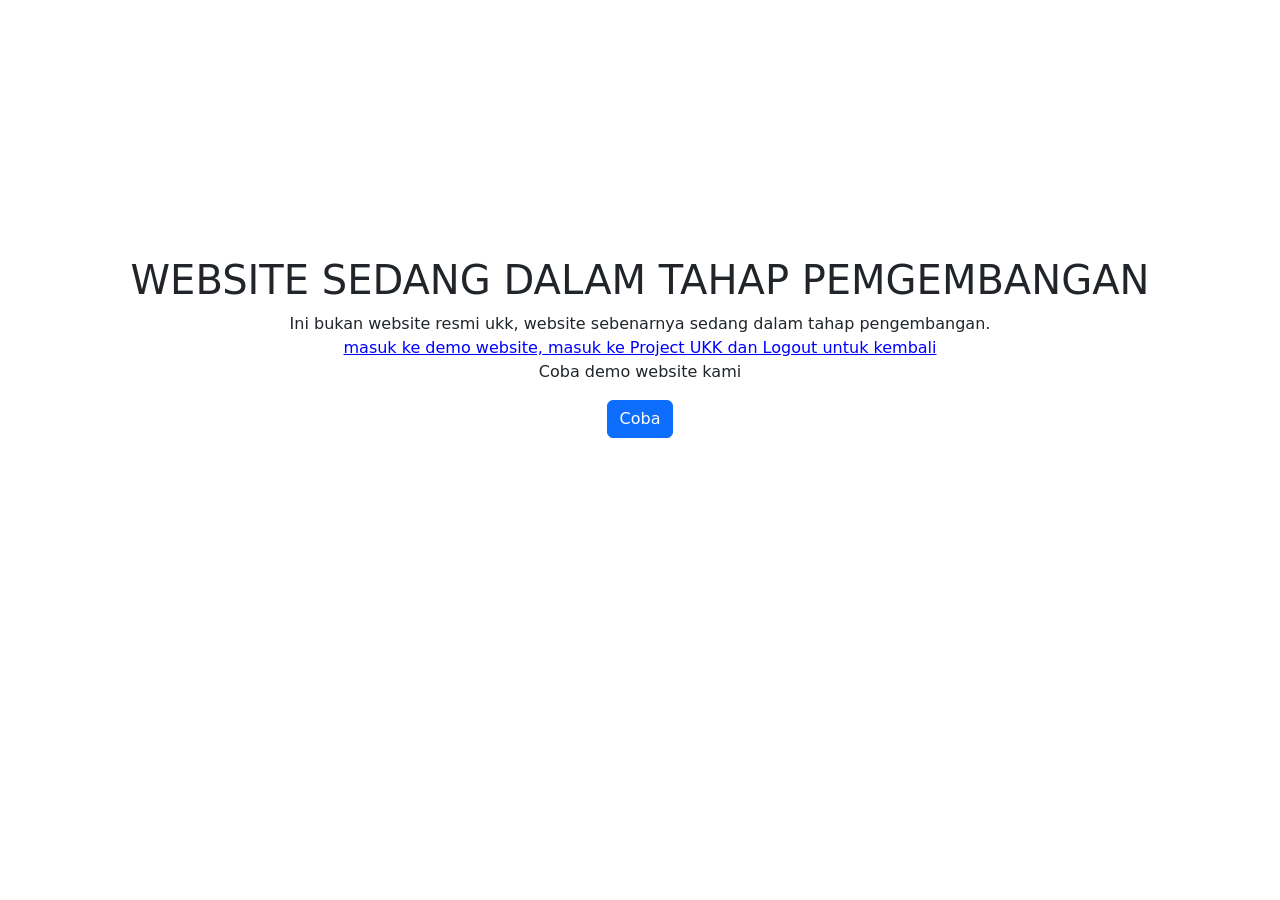
<file: index.html>
<!DOCTYPE html>
<html lang="en">
<head>
    <meta charset="UTF-8">
    <meta name="viewport" content="width=device-width, initial-scale=1.0">
    <title>FAKE</title>
    <style>
        body{
            display: flex;
            justify-content: center;
            align-items: center;
        }
        .container{
            text-align: center;
            padding: 20%;
        }
    </style>
</head>
<body>
    <div class="container">
        <h1>WEBSITE SEDANG DALAM TAHAP PEMGEMBANGAN</h1>
        <p>
            Ini bukan website resmi ukk, website sebenarnya sedang dalam tahap pengembangan.
            <br><u style="color:blue;">masuk ke demo website, masuk ke Project UKK dan Logout untuk kembali</u>
            <br>Coba demo website kami
        </p>
        <div class="link">
            <a class="btn btn-primary" href="main.html" role="button">Coba</a>
        </div>
    </div>

    <link href="https://cdn.jsdelivr.net/npm/bootstrap@5.3.9/dist/css/bootstrap.min.css" rel="stylesheet"
        integrity="sha384-yEPZ7jP9S0QKiUQ0m3jjsO4ProIW7wvR9gXkI7JOGa2XVsw53Yke2bsdkBbjmmiX" crossorigin="anonymous">
    <script src="https://cdn.jsdelivr.net/npm/bootstrap@5.3.9/dist/js/bootstrap.bundle.min.js"
        integrity="sha384-WyOxWvTyr1QaMPfiPJSv76iReVthorl5uWlFtZPyK0IEB0hGzo9y5Bp9mYanr8Bu"
        crossorigin="anonymous"></script>
</body>
</html>
</file>
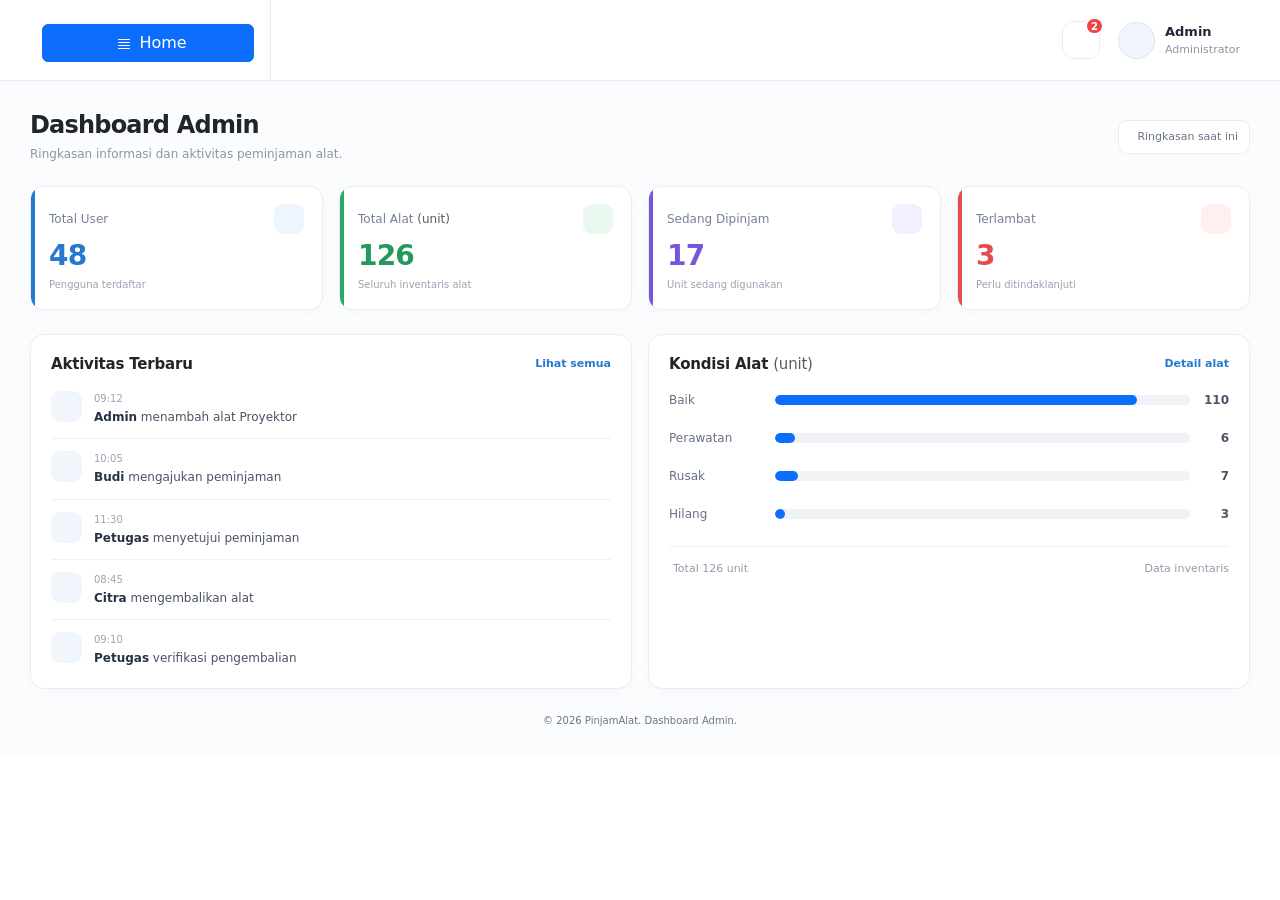
<file: project/dashboard.html>
<!DOCTYPE html>
<html lang="en">

<head>
    <meta charset="UTF-8">
    <meta name="viewport" content="width=device-width, initial-scale=1.0">
    <title>Document</title>
    <link rel="stylesheet" href="styles/style.css">
</head>

<body>
    <!-- Header -->
    <header class="topbar d-flex align-items-center justify-content-between">
        <div class="sidebar">
            <button class="btn btn-primary" type="button" data-bs-toggle="offcanvas" data-bs-target="#staticBackdrop"
                aria-controls="staticBackdrop">
                <svg xmlns="http://www.w3.org/2000/svg" width="30" height="16" fill="currentColor" class="bi bi-justify"
                    viewBox="0 0 16 16">
                    <path fill-rule="evenodd"
                        d="M2 12.5a.5.5 0 0 1 .5-.5h11a.5.5 0 0 1 0 1h-11a.5.5 0 0 1-.5-.5m0-3a.5.5 0 0 1 .5-.5h11a.5.5 0 0 1 0 1h-11a.5.5 0 0 1-.5-.5m0-3a.5.5 0 0 1 .5-.5h11a.5.5 0 0 1 0 1h-11a.5.5 0 0 1-.5-.5m0-3a.5.5 0 0 1 .5-.5h11a.5.5 0 0 1 0 1h-11a.5.5 0 0 1-.5-.5" />
                </svg>Home
            </button>

            <div class="offcanvas offcanvas-start" data-bs-backdrop="static" tabindex="-1" id="staticBackdrop"
                aria-labelledby="staticBackdropLabel">
                <div class="offcanvas-header">
                    <h5 class="offcanvas-title" id="staticBackdropLabel">Peminjaman</h5>
                    <button type="button" class="btn-close" data-bs-dismiss="offcanvas" aria-label="Close"></button>
                </div>
                <div class="offcanvas-body">
                    <div class="sidebar" aria-label="Navigasi utama">
                        <div class="sidebar-label">Menu utama</div>
                        <nav class="nav flex-column">
                            <a class="nav-link active" href="#dashboard" aria-current="page">
                                <i class="bi bi-grid-1x2-fill"></i><span>Dashboard</span>
                            </a>
                            <a class="nav-link" href="#kelola-user">
                                <i class="bi bi-people"></i><span>Kelola User</span>
                            </a>
                            <a class="nav-link" href="#kelola-alat">
                                <i class="bi bi-tools"></i><span>Kelola Alat</span>
                            </a>
                            <a class="nav-link" href="#pengaturan-denda">
                                <i class="bi bi-cash-coin"></i><span>Pengaturan Denda</span>
                            </a>
                            <a class="nav-link" href="#log-aktivitas">
                                <i class="bi bi-clock-history"></i><span>Log Aktivitas</span>
                            </a>
                        </nav>

                        <div class="sidebar-bottom">
                            <div class="sidebar-divider"></div>
                            <a class="nav-link profile-link" href="#profil">
                                <i class="bi bi-person-circle"></i><span>Profil Saya</span>
                            </a>
                            <a class="nav-link logout-link" href="/index.html">
                                <i class="bi bi-box-arrow-left"></i><span>Logout</span>
                            </a>
                        </div>
                    </div>
                </div>
            </div>
        </div>

        <div class="topbar-actions d-flex align-items-center">
            <div class="dropdown">
                <button class="icon-button" type="button" data-bs-toggle="dropdown" aria-expanded="false"
                    aria-label="Notifikasi">
                    <i class="bi bi-bell"></i>
                    <span class="notification-dot">2</span>
                </button>
                <div class="dropdown-menu dropdown-menu-end p-3 shadow-sm border-0" style="width: 260px;">
                    <div class="fw-bold mb-2">Notifikasi</div>
                    <div class="small text-secondary py-2 border-bottom">Ada 2 pengajuan peminjaman baru.</div>
                    <div class="small text-secondary pt-2">Terdapat 3 alat yang terlambat dikembalikan.</div>
                </div>
            </div>

            <div class="dropdown">
                <button class="admin-toggle" type="button" data-bs-toggle="dropdown" aria-expanded="false">
                    <span class="avatar"><i class="bi bi-person"></i></span>
                    <span>
                        <span class="admin-name">Admin</span>
                        <span class="admin-role">Administrator</span>
                    </span>
                    <i class="bi bi-chevron-down small text-secondary ms-1"></i>
                </button>
                <ul class="dropdown-menu dropdown-menu-end shadow-sm border-0 mt-2">
                    <li><a class="dropdown-item small" href="#profil"><i class="bi bi-person me-2"></i>Profil
                            Saya</a></li>
                    <li>
                        <hr class="dropdown-divider">
                    </li>
                    <li><a class="dropdown-item small text-danger" href="/index.html"><i
                                class="bi bi-box-arrow-right me-2"></i>Logout</a></li>
                </ul>
            </div>
        </div>
    </header>

    <main class="main-content" id="dashboard">
        <div class="page-heading">
            <div>
                <h1 class="page-title">Dashboard Admin</h1>
                <p class="page-subtitle">Ringkasan informasi dan aktivitas peminjaman alat.</p>
            </div>
            <div class="date-chip"><i class="bi bi-calendar3"></i><span>Ringkasan saat ini</span></div>
        </div>

        <!-- Statistic cards -->
        <section class="row g-3 mb-4" aria-label="Ringkasan statistik">
            <div class="col-12 col-sm-6 col-xl-3">
                <article class="stat-card stat-blue">
                    <div class="stat-top">
                        <span class="stat-label">Total User</span>
                        <span class="stat-icon"><i class="bi bi-people-fill"></i></span>
                    </div>
                    <div class="stat-value">48</div>
                    <div class="stat-note">Pengguna terdaftar</div>
                </article>
            </div>
            <div class="col-12 col-sm-6 col-xl-3">
                <article class="stat-card stat-green">
                    <div class="stat-top">
                        <span class="stat-label">Total Alat <span class="text-muted">(unit)</span></span>
                        <span class="stat-icon"><i class="bi bi-box-seam-fill"></i></span>
                    </div>
                    <div class="stat-value">126</div>
                    <div class="stat-note">Seluruh inventaris alat</div>
                </article>
            </div>
            <div class="col-12 col-sm-6 col-xl-3">
                <article class="stat-card stat-purple">
                    <div class="stat-top">
                        <span class="stat-label">Sedang Dipinjam</span>
                        <span class="stat-icon"><i class="bi bi-arrow-left-right"></i></span>
                    </div>
                    <div class="stat-value">17</div>
                    <div class="stat-note">Unit sedang digunakan</div>
                </article>
            </div>
            <div class="col-12 col-sm-6 col-xl-3">
                <article class="stat-card stat-red">
                    <div class="stat-top">
                        <span class="stat-label">Terlambat</span>
                        <span class="stat-icon"><i class="bi bi-exclamation-circle"></i></span>
                    </div>
                    <div class="stat-value">3</div>
                    <div class="stat-note">Perlu ditindaklanjuti</div>
                </article>
            </div>
        </section>

        <!-- Activity and equipment condition -->
        <section class="row g-3">
            <div class="col-12 col-xl-6">
                <article class="content-card" id="log-aktivitas">
                    <div class="card-heading">
                        <h2 class="card-title">Aktivitas Terbaru</h2>
                        <a href="#log-aktivitas" class="card-action">Lihat semua</a>
                    </div>
                    <ul class="activity-list">
                        <li class="activity-item">
                            <span class="activity-marker"><i class="bi bi-plus-lg"></i></span>
                            <div>
                                <div class="activity-time">09:12</div>
                                <p class="activity-text"><strong>Admin</strong> menambah alat Proyektor</p>
                            </div>
                        </li>
                        <li class="activity-item">
                            <span class="activity-marker"><i class="bi bi-file-earmark-text"></i></span>
                            <div>
                                <div class="activity-time">10:05</div>
                                <p class="activity-text"><strong>Budi</strong> mengajukan peminjaman</p>
                            </div>
                        </li>
                        <li class="activity-item">
                            <span class="activity-marker"><i class="bi bi-check2-circle"></i></span>
                            <div>
                                <div class="activity-time">11:30</div>
                                <p class="activity-text"><strong>Petugas</strong> menyetujui peminjaman</p>
                            </div>
                        </li>
                        <li class="activity-item">
                            <span class="activity-marker"><i class="bi bi-arrow-return-left"></i></span>
                            <div>
                                <div class="activity-time">08:45</div>
                                <p class="activity-text"><strong>Citra</strong> mengembalikan alat</p>
                            </div>
                        </li>
                        <li class="activity-item">
                            <span class="activity-marker"><i class="bi bi-clipboard-check"></i></span>
                            <div>
                                <div class="activity-time">09:10</div>
                                <p class="activity-text"><strong>Petugas</strong> verifikasi pengembalian</p>
                            </div>
                        </li>
                    </ul>
                </article>
            </div>

            <div class="col-12 col-xl-6">
                <article class="content-card" id="kelola-alat">
                    <div class="card-heading">
                        <h2 class="card-title">Kondisi Alat <span class="text-muted fw-normal">(unit)</span></h2>
                        <a href="#kelola-alat" class="card-action">Detail alat</a>
                    </div>

                    <div class="condition-list">
                        <div class="condition-row">
                            <span class="condition-label">Baik</span>
                            <div class="progress" role="progressbar" aria-label="Alat kondisi baik" aria-valuenow="87"
                                aria-valuemin="0" aria-valuemax="100">
                                <div class="progress-bar bg-good" style="width: 87.3%"></div>
                            </div>
                            <span class="condition-count">110</span>
                        </div>
                        <div class="condition-row">
                            <span class="condition-label">Perawatan</span>
                            <div class="progress" role="progressbar" aria-label="Alat dalam perawatan"
                                aria-valuenow="4.8" aria-valuemin="0" aria-valuemax="100">
                                <div class="progress-bar bg-repair" style="width: 4.8%"></div>
                            </div>
                            <span class="condition-count">6</span>
                        </div>
                        <div class="condition-row">
                            <span class="condition-label">Rusak</span>
                            <div class="progress" role="progressbar" aria-label="Alat rusak" aria-valuenow="5.6"
                                aria-valuemin="0" aria-valuemax="100">
                                <div class="progress-bar bg-damaged" style="width: 5.6%"></div>
                            </div>
                            <span class="condition-count">7</span>
                        </div>
                        <div class="condition-row">
                            <span class="condition-label">Hilang</span>
                            <div class="progress" role="progressbar" aria-label="Alat hilang" aria-valuenow="2.4"
                                aria-valuemin="0" aria-valuemax="100">
                                <div class="progress-bar bg-lost" style="width: 2.4%"></div>
                            </div>
                            <span class="condition-count">3</span>
                        </div>
                    </div>

                    <div class="condition-footer">
                        <span><i class="bi bi-info-circle me-1"></i>Total 126 unit</span>
                        <span>Data inventaris</span>
                    </div>
                </article>
            </div>
        </section>

        <footer class="pt-4 text-center text-secondary" style="font-size: 10px;">
            &copy; 2026 PinjamAlat. Dashboard Admin.
        </footer>
    </main>

    <link href="https://cdn.jsdelivr.net/npm/bootstrap@5.3.9/dist/css/bootstrap.min.css" rel="stylesheet"
        integrity="sha384-yEPZ7jP9S0QKiUQ0m3jjsO4ProIW7wvR9gXkI7JOGa2XVsw53Yke2bsdkBbjmmiX" crossorigin="anonymous">
    <script src="https://cdn.jsdelivr.net/npm/bootstrap@5.3.9/dist/js/bootstrap.bundle.min.js"
        integrity="sha384-WyOxWvTyr1QaMPfiPJSv76iReVthorl5uWlFtZPyK0IEB0hGzo9y5Bp9mYanr8Bu"
        crossorigin="anonymous"></script>
    <script src="script/script.js"></script>
</body>

</html>
</file>
<file: project/styles/style.css>
:root {
    --page-bg: #f4f6fa;
    --surface: #ffffff;
    --text-main: #202938;
    --text-muted: #8b95a5;
    --border: #e9edf3;
    --primary: #2878d0;
    --sidebar-width: 245px;
}
* { box-sizing: border-box; }
body {
    min-height: 100vh;
    margin: 0;
    background: var(--page-bg);
    color: var(--text-main);
    font-family: Inter, ui-sans-serif, system-ui, -apple-system, "Segoe UI", sans-serif;
    font-size: 14px;
}
.app-shell {
    width: min(1440px, calc(100% - 40px));
    min-height: calc(100vh - 40px);
    margin: 20px auto;
    overflow: hidden;
    background: var(--surface);
    border: 1px solid #e7ebf1;
    border-radius: 18px;
    box-shadow: 0 12px 40px rgba(27, 39, 59, .06);
}
.topbar {
    min-height: 68px;
    padding: 0 26px;
    border-bottom: 1px solid var(--border);
    background: #fff;
}
.brand {
    display: inline-flex;
    align-items: center;
    gap: 11px;
    color: var(--text-main);
    font-size: 17px;
    font-weight: 700;
    letter-spacing: -.3px;
    text-decoration: none;
}
.brand-mark {
    display: grid;
    width: 36px;
    height: 36px;
    place-items: center;
    border-radius: 11px;
    background: #eaf3ff;
    color: var(--primary);
    font-size: 19px;
}
.topbar-actions { gap: 18px; }
.icon-button {
    position: relative;
    display: inline-grid;
    width: 38px;
    height: 38px;
    place-items: center;
    border: 1px solid var(--border);
    border-radius: 11px;
    background: #fff;
    color: #586477;
    font-size: 17px;
}
.notification-dot {
    position: absolute;
    top: -5px;
    right: -5px;
    display: grid;
    min-width: 18px;
    height: 18px;
    padding: 0 4px;
    place-items: center;
    border: 2px solid #fff;
    border-radius: 20px;
    background: #ef4444;
    color: #fff;
    font-size: 10px;
    font-weight: 700;
}
.admin-toggle {
    display: flex;
    align-items: center;
    gap: 10px;
    padding: 0;
    border: 0;
    background: transparent;
    color: var(--text-main);
    text-align: left;
}
.avatar {
    display: grid;
    width: 37px;
    height: 37px;
    flex: 0 0 37px;
    place-items: center;
    border: 1px solid #dce5f0;
    border-radius: 50%;
    background: #f1f6fc;
    color: #4775a9;
    font-size: 15px;
}
.admin-name { display: block; font-size: 13px; font-weight: 700; }
.admin-role { display: block; margin-top: 1px; color: var(--text-muted); font-size: 11px; }
.workspace { display: flex; min-height: calc(100vh - 110px); }
.sidebar {
    display: flex;
    width: var(--sidebar-width);
    flex: 0 0 var(--sidebar-width);
    flex-direction: column;
    padding: 24px 16px 18px;
    border-right: 1px solid var(--border);
    background: #fff;
}
.sidebar-label {
    margin: 2px 12px 12px;
    color: #a0a8b5;
    font-size: 10px;
    font-weight: 700;
    letter-spacing: 1px;
    text-transform: uppercase;
}
.sidebar .nav-link {
    display: flex;
    align-items: center;
    gap: 12px;
    margin-bottom: 5px;
    padding: 11px 12px;
    border-radius: 10px;
    color: #667184;
    font-size: 13px;
    font-weight: 500;
    transition: background .2s ease, color .2s ease;
}
.sidebar .nav-link i { width: 18px; font-size: 16px; text-align: center; }
.sidebar .nav-link:hover { background: #f5f8fc; color: var(--primary); }
.sidebar .nav-link.active {
    background: #eaf3ff;
    color: #1f70c7;
    font-weight: 700;
}
.sidebar-bottom { margin-top: auto; padding-top: 20px; }
.sidebar-divider { height: 1px; margin: 0 9px 15px; background: var(--border); }
.profile-link { margin-bottom: 8px; }
.logout-link { color: #df5252 !important; }
.logout-link:hover { background: #fff1f1 !important; }
.main-content {
    min-width: 0;
    flex: 1;
    padding: 30px;
    background: #fbfcfe;
}
.page-heading {
    display: flex;
    align-items: center;
    justify-content: space-between;
    gap: 16px;
    margin-bottom: 23px;
}
.page-title { margin: 0; font-size: 24px; font-weight: 750; letter-spacing: -.8px; }
.page-subtitle { margin: 5px 0 0; color: var(--text-muted); font-size: 12px; }
.date-chip {
    display: inline-flex;
    align-items: center;
    gap: 7px;
    padding: 8px 11px;
    border: 1px solid var(--border);
    border-radius: 9px;
    background: #fff;
    color: #687487;
    font-size: 11px;
    white-space: nowrap;
}
.stat-card {
    position: relative;
    height: 100%;
    min-height: 112px;
    padding: 17px 18px;
    overflow: hidden;
    border: 1px solid var(--border);
    border-radius: 13px;
    background: #fff;
    box-shadow: 0 3px 12px rgba(33, 48, 72, .025);
}
.stat-card::before {
    position: absolute;
    top: 0;
    bottom: 0;
    left: 0;
    width: 4px;
    border-radius: 13px 0 0 13px;
    content: "";
}
.stat-blue::before { background: #2878d0; }
.stat-green::before { background: #2ca66a; }
.stat-purple::before { background: #7956d8; }
.stat-red::before { background: #e34d4d; }
.stat-top { display: flex; align-items: center; justify-content: space-between; gap: 8px; }
.stat-label { color: #758094; font-size: 12px; font-weight: 500; }
.stat-icon {
    display: grid;
    width: 30px;
    height: 30px;
    place-items: center;
    border-radius: 9px;
    font-size: 14px;
}
.stat-blue .stat-icon { background: #edf5ff; color: #2878d0; }
.stat-green .stat-icon { background: #eaf8f0; color: #2ca66a; }
.stat-purple .stat-icon { background: #f2efff; color: #7956d8; }
.stat-red .stat-icon { background: #fff0f0; color: #e34d4d; }
.stat-value { margin-top: 8px; font-size: 28px; font-weight: 750; line-height: 1; letter-spacing: -.8px; }
.stat-blue .stat-value { color: #2878d0; }
.stat-green .stat-value { color: #25985e; }
.stat-purple .stat-value { color: #7956d8; }
.stat-red .stat-value { color: #e34d4d; }
.stat-note { margin-top: 7px; color: #9aa3b1; font-size: 10px; }
.content-card {
    height: 100%;
    padding: 20px;
    border: 1px solid var(--border);
    border-radius: 14px;
    background: #fff;
    box-shadow: 0 3px 12px rgba(33, 48, 72, .025);
}
.card-heading {
    display: flex;
    align-items: center;
    justify-content: space-between;
    gap: 12px;
    margin-bottom: 18px;
}
.card-title { margin: 0; font-size: 15px; font-weight: 700; letter-spacing: -.2px; }
.card-action { color: var(--primary); font-size: 11px; font-weight: 600; text-decoration: none; }
.card-action:hover { color: #145ba7; }
.activity-list { margin: 0; padding: 0; list-style: none; }
.activity-item {
    display: flex;
    gap: 12px;
    padding: 12px 0;
    border-bottom: 1px solid #edf0f4;
}
.activity-item:first-child { padding-top: 0; }
.activity-item:last-child { padding-bottom: 0; border-bottom: 0; }
.activity-marker {
    display: grid;
    width: 31px;
    height: 31px;
    flex: 0 0 31px;
    place-items: center;
    border-radius: 9px;
    background: #f1f6fc;
    color: #5283b8;
    font-size: 13px;
}
.activity-time { margin-bottom: 3px; color: #9aa3b1; font-size: 10px; }
.activity-text { margin: 0; color: #485365; font-size: 12px; line-height: 1.45; }
.activity-text strong { color: #273244; font-weight: 650; }
.condition-list { display: grid; gap: 20px; }
.condition-row {
    display: grid;
    grid-template-columns: 95px minmax(60px, 1fr) 28px;
    align-items: center;
    gap: 11px;
}
.condition-label { color: #667184; font-size: 12px; }
.condition-count { color: #4b5667; font-size: 12px; font-weight: 600; text-align: right; }
.condition-row .progress { height: 10px; overflow: hidden; border-radius: 20px; background: #f0f2f5; }
.condition-row .progress-bar { border-radius: 20px; }
.bg-good { background: #2ca66a; }
.bg-repair { background: #f19a38; }
.bg-damaged { background: #e34d4d; }
.bg-lost { background: #929baa; }
.condition-footer {
    display: flex;
    justify-content: space-between;
    gap: 10px;
    margin-top: 23px;
    padding-top: 14px;
    border-top: 1px solid #edf0f4;
    color: #929baa;
    font-size: 11px;
}
@media (max-width: 991.98px) {
    .app-shell { width: min(100% - 24px, 900px); margin: 12px auto; }
    .main-content { padding: 24px; }
    .sidebar { width: 215px; flex-basis: 215px; }
}
@media (max-width: 767.98px) {
    .app-shell { width: 100%; min-height: 100vh; margin: 0; border: 0; border-radius: 0; }
    .topbar { min-height: 62px; padding: 0 16px; }
    .workspace { display: block; min-height: auto; }
    .sidebar {
        display: block;
        width: 100%;
        padding: 10px 12px;
        overflow-x: auto;
        border-right: 0;
        border-bottom: 1px solid var(--border);
    }
    .sidebar-label, .sidebar-bottom, .sidebar-divider { display: none; }
    .sidebar .nav { display: flex; width: max-content; gap: 5px; }
    .sidebar .nav-link { margin: 0; padding: 9px 11px; white-space: nowrap; }
    .sidebar .nav-link i { width: auto; }
    .main-content { padding: 22px 16px; }
    .page-title { font-size: 21px; }
    .date-chip { display: none; }
}
@media (max-width: 420px) {
    .brand { gap: 8px; font-size: 15px; }
    .brand-mark { width: 33px; height: 33px; }
    .topbar-actions { gap: 10px; }
    .admin-name { font-size: 12px; }
    .admin-role { font-size: 10px; }
    .avatar { width: 34px; height: 34px; flex-basis: 34px; }
    .content-card { padding: 16px; }
    .condition-row { grid-template-columns: 78px minmax(45px, 1fr) 24px; gap: 8px; }
}
</file>
